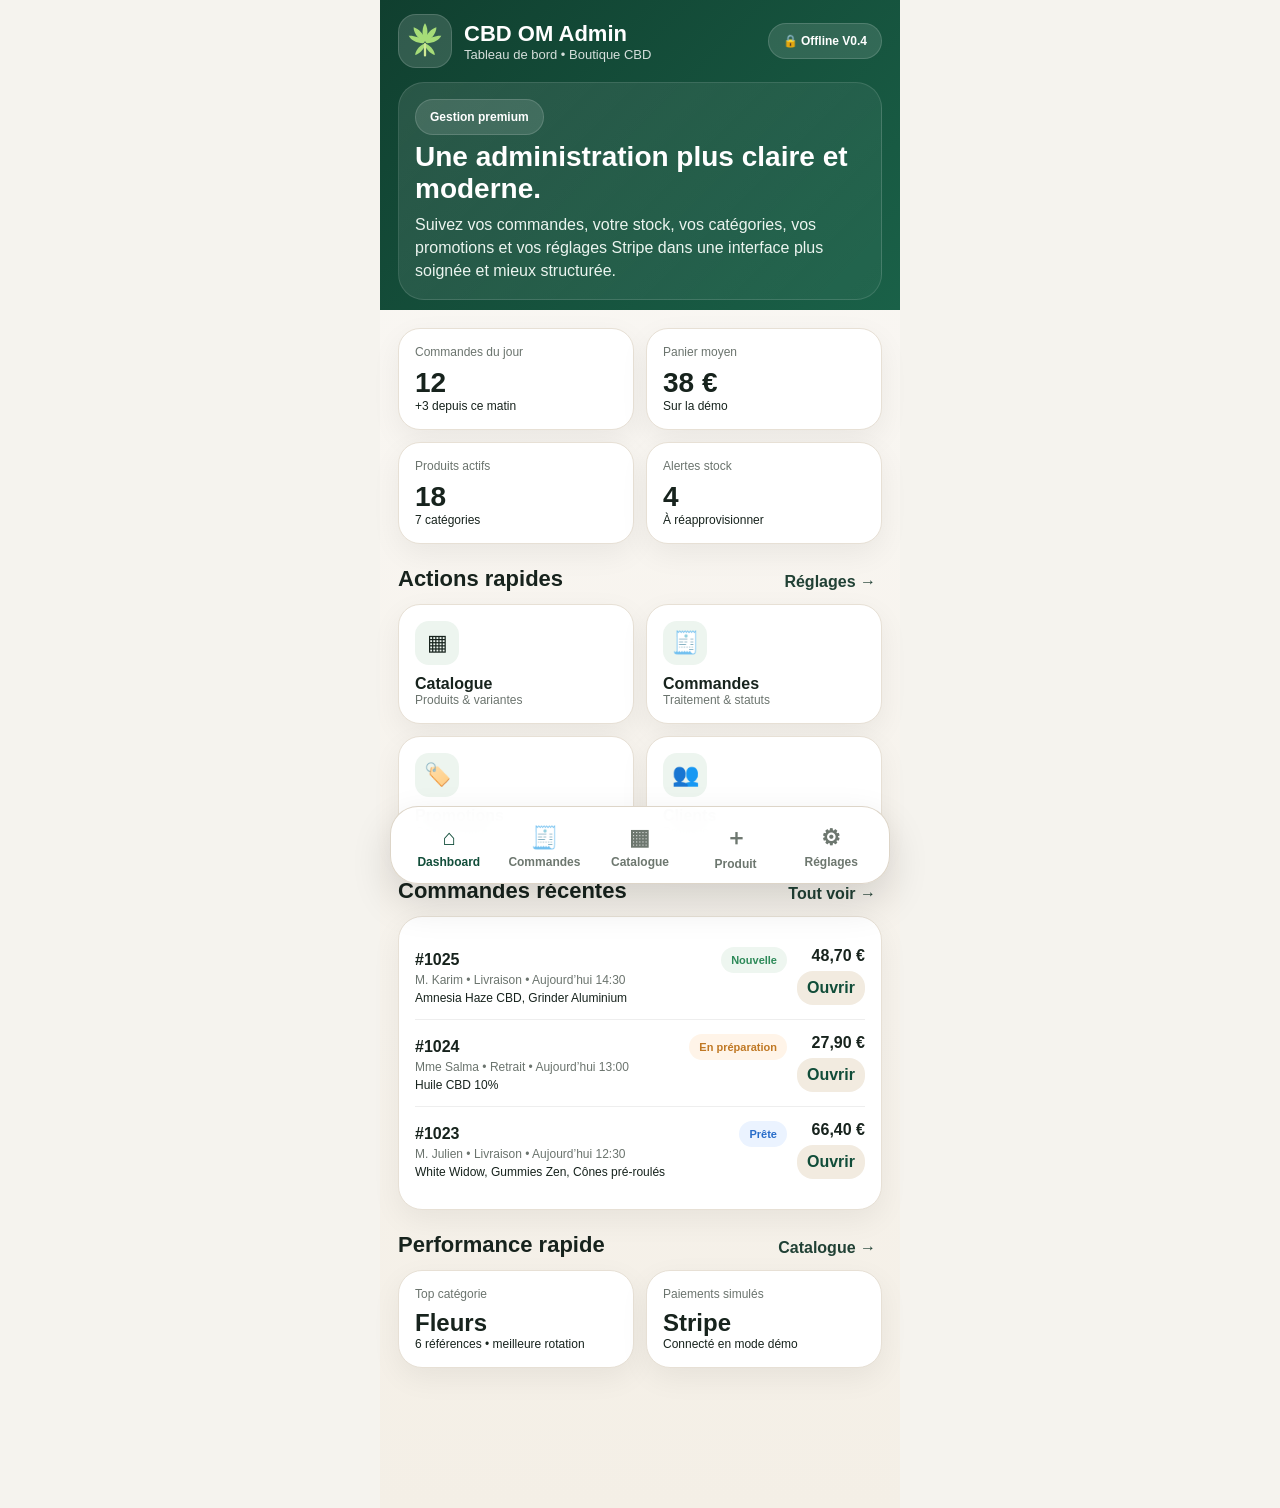
<file: admin/src/main/assets/index.html>
<!doctype html><html lang="fr"><head><meta charset="utf-8"><meta name="viewport" content="width=device-width,initial-scale=1,viewport-fit=cover,user-scalable=no"><title>CBD OM Admin V0.4</title><link rel="stylesheet" href="styles.css"></head><body>
<div class="app"><header class="top"><div class="brand"><div class="brandL"><div class="logo"><svg viewBox="0 0 100 100"><g fill="#a6dc78"><path d="M50 50 C40 33 43 13 50 3 C57 13 60 33 50 50Z"/><path d="M47 52 C29 43 20 27 20 14 C33 18 47 31 51 49Z"/><path d="M53 52 C71 43 80 27 80 14 C67 18 53 31 49 49Z"/><path d="M45 56 C27 55 13 47 7 36 C21 35 39 41 50 52Z"/><path d="M55 56 C73 55 87 47 93 36 C79 35 61 41 50 52Z"/><path d="M46 58 C33 65 25 76 24 87 C36 83 46 73 51 59Z"/><path d="M54 58 C67 65 75 76 76 87 C64 83 54 73 49 59Z"/><rect x="47" y="55" width="6" height="36" rx="3" fill="#d1e995"/></g></svg></div><div><h1>CBD OM Admin</h1><div class="sub">Tableau de bord • Boutique CBD</div></div></div><div class="chip">🔒 Offline V0.4</div></div><div class="hero"><div class="chip">Gestion premium</div><h2>Une administration plus claire et moderne.</h2><p>Suivez vos commandes, votre stock, vos catégories, vos promotions et vos réglages Stripe dans une interface plus soignée et mieux structurée.</p></div></header><main class="content">
<section id="dash" class="view active"><div class="grid4"><div class="stat"><div class="tiny muted">Commandes du jour</div><div class="statNum">12</div><div class="tiny">+3 depuis ce matin</div></div><div class="stat"><div class="tiny muted">Panier moyen</div><div class="statNum">38 €</div><div class="tiny">Sur la démo</div></div><div class="stat"><div class="tiny muted">Produits actifs</div><div class="statNum">18</div><div class="tiny">7 catégories</div></div><div class="stat"><div class="tiny muted">Alertes stock</div><div class="statNum">4</div><div class="tiny">À réapprovisionner</div></div></div><div class="sectionHead"><h3>Actions rapides</h3><button class="linkBtn" onclick="showView('settings')">Réglages →</button></div><div class="quickGrid"><div class="quickAction" onclick="showView('catalog')"><div class="qicon">▦</div><b>Catalogue</b><div class="tiny muted">Produits & variantes</div></div><div class="quickAction" onclick="showView('orders')"><div class="qicon">🧾</div><b>Commandes</b><div class="tiny muted">Traitement & statuts</div></div><div class="quickAction" onclick="showView('promos')"><div class="qicon">🏷️</div><b>Promotions</b><div class="tiny muted">Codes & offres</div></div><div class="quickAction" onclick="showView('customers')"><div class="qicon">👥</div><b>Clients</b><div class="tiny muted">Profils locaux</div></div></div><div class="sectionHead"><h3>Commandes récentes</h3><button class="linkBtn" onclick="showView('orders')">Tout voir →</button></div><div class="card" id="recentOrders"></div><div class="sectionHead"><h3>Performance rapide</h3><button class="linkBtn" onclick="showView('catalog')">Catalogue →</button></div><div class="grid2"><div class="card"><div class="tiny muted">Top catégorie</div><div class="statNum" style="font-size:24px">Fleurs</div><div class="tiny">6 références • meilleure rotation</div></div><div class="card"><div class="tiny muted">Paiements simulés</div><div class="statNum" style="font-size:24px">Stripe</div><div class="tiny">Connecté en mode démo</div></div></div></section>
<section id="orders" class="view"><div class="sectionHead"><h3>Gestion des commandes</h3><button class="linkBtn" onclick="showView('dash')">Dashboard →</button></div><div class="tabs" id="orderTabs"></div><div class="card listBlock" id="orderList"></div></section>
<section id="catalog" class="view"><div class="sectionHead"><h3>Catalogue & stock</h3><button class="linkBtn" onclick="showView('newproduct')">Nouveau produit →</button></div><div class="tabs" id="catTabs"></div><div class="card listBlock" id="catalogList"></div></section>
<section id="newproduct" class="view"><div class="sectionHead"><h3>Ajouter / modifier</h3><button class="linkBtn" onclick="showView('catalog')">Catalogue →</button></div><div class="card form"><div class="inline"><div><label>Nom du produit</label><input placeholder="Ex. Lemon Haze CBD"></div><div><label>Catégorie</label><select><option>Fleurs</option><option>Résines</option><option>Huiles</option><option>Infusions</option><option>Gummies</option><option>Cosmétiques</option><option>Accessoires</option></select></div></div><div class="inline"><div><label>Prix (€)</label><input value="14.90"></div><div><label>Stock</label><input value="20"></div></div><label>Description</label><textarea rows="4">Produit premium à ajouter dans la boutique.</textarea><div class="inline"><div><label>Variantes</label><input value="1 g, 3 g, 5 g"></div><div><label>État</label><select><option>Actif</option><option>Brouillon</option><option>Rupture</option></select></div></div><button class="btn dark full" onclick="alert('Démo hors ligne : produit enregistré localement pour la validation visuelle.')">Enregistrer</button></div></section>
<section id="promos" class="view"><div class="sectionHead"><h3>Promotions</h3><button class="linkBtn" onclick="showView('dash')">Dashboard →</button></div><div class="card"><div class="promoLine"><div><b>WELCOME10</b><div class="tiny muted">-10 % • première commande • actif</div></div><span class="status s-new">Actif</span></div><div class="promoLine"><div><b>ACCESSOIRES15</b><div class="tiny muted">-15 % sur accessoires • démo</div></div><span class="status s-prep">Planifié</span></div><div class="promoLine"><div><b>FLEURS5</b><div class="tiny muted">-5 % catégorie Fleurs • brouillon</div></div><span class="status s-done">Brouillon</span></div></div><div class="card mt form"><h3 style="margin-top:0">Créer une promotion</h3><label>Code</label><input value="NOUVEAU10"><div class="inline"><div><label>Réduction (%)</label><input value="10"></div><div><label>Catégorie</label><select><option>Toute la boutique</option><option>Fleurs</option><option>Accessoires</option><option>Huiles</option></select></div></div><button class="btn dark full" onclick="alert('Promotion ajoutée localement dans la démo.')">Créer</button></div></section><section id="customers" class="view"><div class="sectionHead"><h3>Clients</h3><button class="linkBtn" onclick="showView('dash')">Dashboard →</button></div><div class="card"><div class="customerLine"><b>Marie D.</b><div class="tiny muted">3 commandes • 118,40 € • Marseille 8e</div></div><div class="customerLine"><b>Thomas L.</b><div class="tiny muted">2 commandes • 72,20 € • Retrait boutique</div></div><div class="customerLine"><b>Sophie M.</b><div class="tiny muted">1 commande • 29,90 € • Livraison locale</div></div><div class="customerLine"><b>Lucas R.</b><div class="tiny muted">4 commandes • 164,80 € • Favori : Accessoires</div></div></div><div class="card mt"><h3 style="margin-top:0">Segmentation locale</h3><div class="grid2"><div class="stat"><div class="tiny muted">Nouveaux</div><div class="statNum" style="font-size:22px">8</div></div><div class="stat"><div class="tiny muted">Récurrents</div><div class="statNum" style="font-size:22px">21</div></div></div></div></section><section id="settings" class="view"><div class="sectionHead"><h3>Réglages</h3><button class="linkBtn" onclick="showView('dash')">Dashboard →</button></div><div class="banner"><b>Important</b><br><span class="tiny muted">Cette V0.4 reste totalement hors ligne. Stripe, livraison et contrôles d’âge sont simulés pour valider UX et structure.</span></div><div class="card mt"><h3 style="margin-top:0">Paiements</h3><div class="settingLine"><div><b>Stripe</b><div class="tiny muted">Compte de démonstration connecté</div></div><button class="btn light" onclick="toggleStripeState()" id="stripeBtn">Déconnecter</button></div><div class="settingLine"><div><b>Paiement sur place</b><div class="tiny muted">Actif pour retrait boutique</div></div><div class="toggle on"></div></div></div><div class="card mt"><h3 style="margin-top:0">Commande & livraison</h3><div class="settingLine"><div><b>Click & Collect</b><div class="tiny muted">Créneaux 11h–19h</div></div><div class="toggle on"></div></div><div class="settingLine"><div><b>Livraison locale</b><div class="tiny muted">Marseille 13008 et alentours</div></div><div class="toggle on"></div></div><div class="settingLine"><div><b>Minimum livraison</b><div class="tiny muted">20 €</div></div><button class="btn light" onclick="alert('Démo : modification locale du minimum de livraison.')">Modifier</button></div></div><div class="card mt"><h3 style="margin-top:0">Conformité</h3><div class="settingLine"><div><b>Contrôle 18+</b><div class="tiny muted">Écran de confirmation avant accès</div></div><div class="toggle on"></div></div><div class="settingLine"><div><b>Confidentialité</b><div class="tiny muted">Notice affichée au lancement</div></div><div class="toggle on"></div></div></div></section>
</main><nav class="bottomNav"><button class="navBtn active" data-v="dash" onclick="showView('dash')"><b>⌂</b>Dashboard</button><button class="navBtn" data-v="orders" onclick="showView('orders')"><b>🧾</b>Commandes</button><button class="navBtn" data-v="catalog" onclick="showView('catalog')"><b>▦</b>Catalogue</button><button class="navBtn" data-v="newproduct" onclick="showView('newproduct')"><b>＋</b>Produit</button><button class="navBtn" data-v="settings" onclick="showView('settings')"><b>⚙</b>Réglages</button></nav></div>
<script src="app.js"></script></body></html>
</file>
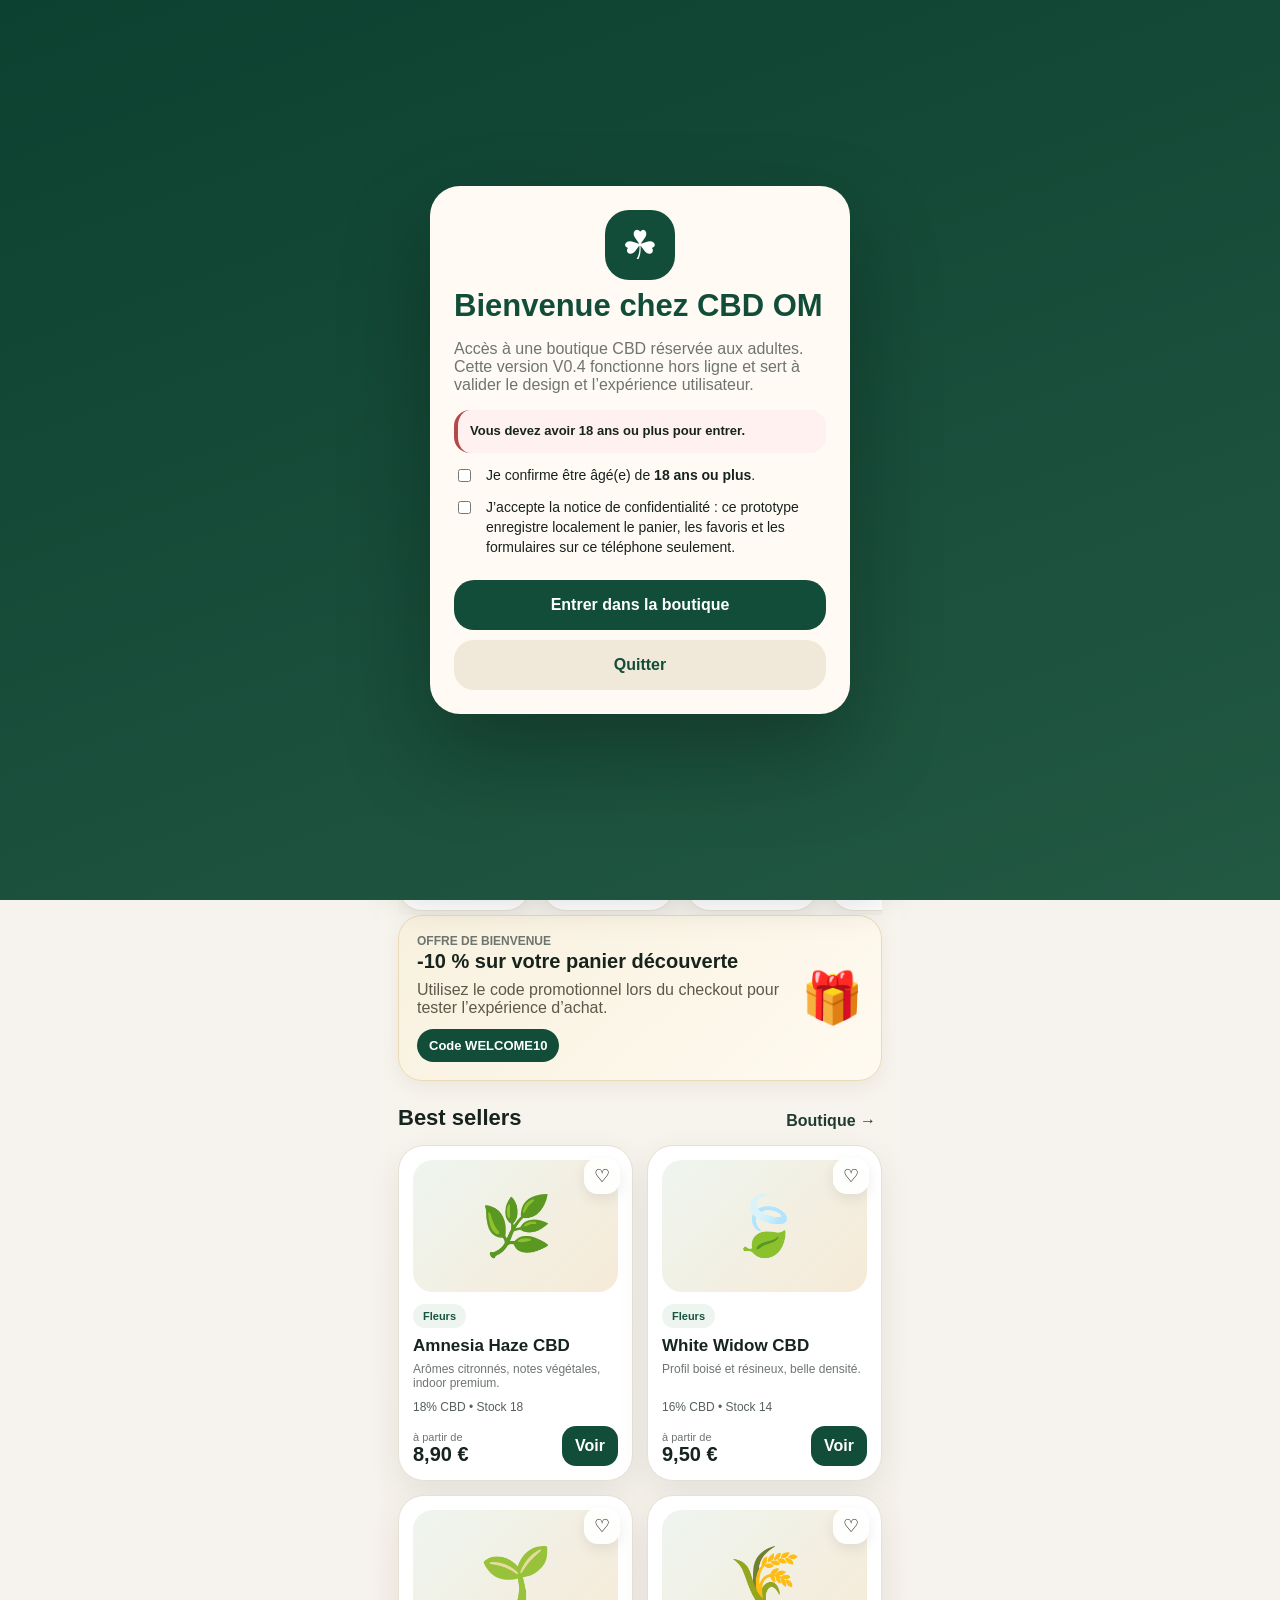
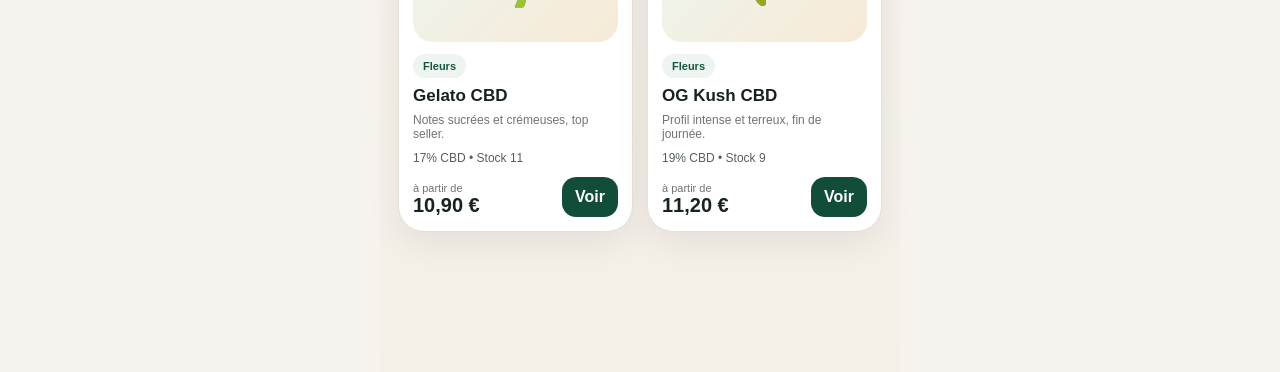
<file: client/src/main/assets/index.html>
<!doctype html><html lang="fr"><head><meta charset="utf-8"><meta name="viewport" content="width=device-width,initial-scale=1,viewport-fit=cover,user-scalable=no"><title>CBD OM Client V0.4</title><link rel="stylesheet" href="styles.css"></head><body>
<div class="gate" id="ageGate"><div class="gateBox"><div style="text-align:center"><span style="display:inline-flex;width:70px;height:70px;border-radius:24px;background:#114d39;align-items:center;justify-content:center;color:#fff;font-size:40px">☘</span></div><h2>Bienvenue chez CBD OM</h2><p class="muted">Accès à une boutique CBD réservée aux adultes. Cette version V0.4 fonctionne hors ligne et sert à valider le design et l’expérience utilisateur.</p><div class="notice warn"><b>Vous devez avoir 18 ans ou plus pour entrer.</b></div><label class="check"><input id="chkAge" type="checkbox"> <span>Je confirme être âgé(e) de <b>18 ans ou plus</b>.</span></label><label class="check"><input id="chkPrivacy" type="checkbox"> <span>J’accepte la notice de confidentialité : ce prototype enregistre localement le panier, les favoris et les formulaires sur ce téléphone seulement.</span></label><button class="btn dark" style="width:100%;margin-top:10px" onclick="enterApp()">Entrer dans la boutique</button><button class="btn secondary" style="width:100%;margin-top:10px" onclick="denyApp()">Quitter</button></div></div>
<div class="app">
<div class="topTicker">✨ V0.4 Boutique Premium • Code <b>WELCOME10</b> • -10 % en démonstration</div>
<header class="header"><div class="brand"><div class="logo" aria-label="Logo CBD OM"><svg viewBox="0 0 100 100" role="img"><g fill="#8fd16e"><path d="M50 50 C40 33 43 13 50 3 C57 13 60 33 50 50Z"/><path d="M47 52 C29 43 20 27 20 14 C33 18 47 31 51 49Z"/><path d="M53 52 C71 43 80 27 80 14 C67 18 53 31 49 49Z"/><path d="M45 56 C27 55 13 47 7 36 C21 35 39 41 50 52Z"/><path d="M55 56 C73 55 87 47 93 36 C79 35 61 41 50 52Z"/><path d="M46 58 C33 65 25 76 24 87 C36 83 46 73 51 59Z"/><path d="M54 58 C67 65 75 76 76 87 C64 83 54 73 49 59Z"/><rect x="47" y="55" width="6" height="36" rx="3" fill="#b8dc7c"/></g></svg></div><div><h1>CBD OM</h1><div class="sub">CBD & Bien-être • Marseille</div></div></div><div class="actions"><button class="iconBtn" onclick="showView('favorites')">♡</button><button class="iconBtn" onclick="showView('cart')">🛒<span class="notif" id="cartBadge">0</span></button></div></header>
<div class="searchWrap" style="margin-top:4px"><div class="searchBox"><span style="font-size:18px">🔎</span><input id="homeSearch" placeholder="Rechercher dans CBD OM..." onkeydown="if(event.key==='Enter'){searchInput.value=this.value;showView('shop');renderShop()}"><button class="chip" onclick="searchInput.value=homeSearch.value;showView('shop');renderShop()">Chercher</button></div></div>
<main>
<section id="home" class="view active"><div class="hero"><div class="pill">🌱 Sélection bien-être • 18+</div><h2>Votre boutique CBD, version premium.</h2><p>Découvrez une vraie sélection de fleurs, résines, huiles, infusions, cosmétiques, gummies et accessoires avec retrait ou livraison locale.</p><div class="heroBtns"><button class="btn primary" onclick="showView('shop')">Découvrir</button><button class="btn secondary" onclick="focusCategory('Accessoires')">Accessoires</button></div></div><div class="services"><div class="servicesGrid"><div class="smallCard"><div>✔️</div><div class="caption">Qualité contrôlée</div></div><div class="smallCard"><div>🏪</div><div class="caption">Click & Collect</div></div><div class="smallCard"><div>🚚</div><div class="caption">Livraison locale</div></div></div></div><section class="explore"><div class="sectionHead"><h3>Explorer</h3><button onclick="showView('shop')">Tout voir →</button></div><div id="catRow" class="scrollRow"></div></section><section class="section"><div class="promo"><div class="promoLine"><div><div class="muted" style="font-weight:800;font-size:12px">OFFRE DE BIENVENUE</div><h4>-10 % sur votre panier découverte</h4><p>Utilisez le code promotionnel lors du checkout pour tester l’expérience d’achat.</p><div class="promoCode">Code WELCOME10</div></div><div style="font-size:50px">🎁</div></div></div></section><section class="section"><div class="sectionHead"><h3>Best sellers</h3><button onclick="showView('shop')">Boutique →</button></div><div id="bestGrid" class="grid" style="padding:0"></div></section><section class="section" id="recentSection" style="display:none"><div class="sectionHead"><h3>Vu récemment</h3><button onclick="showView('shop')">Explorer →</button></div><div id="recentViewed" class="recentWrap"></div></section></section>
<section id="shop" class="view"><div class="searchWrap"><div class="searchBox"><span style="font-size:18px">🔍</span><input id="searchInput" placeholder="Rechercher une fleur, une huile, un accessoire..." oninput="renderShop()"><button class="chip" onclick="sortMode=(sortMode==='asc'?'desc':'asc');renderShop()">Tri €</button></div></div><div id="chipRow" class="chips"></div><div id="shopGrid" class="grid"></div></section>
<section id="favorites" class="view"><div class="section"><div class="sectionHead"><h3>Favoris</h3><button onclick="showView('shop')">Boutique →</button></div><div class="panel" id="favList"></div></div></section>
<section id="cart" class="view"><div class="section"><div class="sectionHead"><h3>Panier</h3><button onclick="showView('shop')">Continuer mes achats</button></div><div class="panel" id="cartList"></div><div class="panel" style="margin-top:14px"><div style="font-weight:800;margin-bottom:8px">Livraison offerte dès 60 €</div><div class="progress"><span id="deliveryProgress" style="width:0%"></span></div><div id="deliveryHint" class="muted" style="font-size:12px;margin-top:7px"></div></div><div class="panel" style="margin-top:14px"><div class="totalRow"><span>Sous-total</span><b id="subTotal">0,00 €</b></div><div class="totalRow"><span>Livraison / Retrait</span><b id="feeTotal">0,00 €</b></div><div class="totalRow"><span>Réduction code promo</span><b id="promoTotal">0,00 €</b></div><hr style="border:none;border-top:1px solid #eee;margin:12px 0"><div class="totalRow grand"><span>Total</span><span id="grandTotal">0,00 €</span></div></div><button class="btn dark" style="width:calc(100% - 36px);margin:16px 18px 0" onclick="showView('checkout')">Passer la commande</button></div></section>
<section id="checkout" class="view"><div class="section"><div class="sectionHead"><h3>Finaliser la commande</h3><button onclick="showView('cart')">Panier →</button></div><div class="notice">Version hors ligne : aucun paiement réel ni aucune transmission de données n’a lieu dans cette V0.4.</div><div class="panel form" style="margin-top:14px"><label>Prénom</label><input id="firstName" placeholder="Votre prénom"><label>Nom</label><input id="lastName" placeholder="Votre nom"><div class="inline"><div><label>Téléphone</label><input id="phone" placeholder="06 ..."></div><div><label>E-mail</label><input id="email" placeholder="nom@email.fr"></div></div><label>Mode de réception</label><select id="fulfillment" onchange="updateTotals();toggleFulfillment()"><option value="pickup">Retrait en boutique</option><option value="delivery">Livraison locale</option></select><div id="pickupBlock"><label>Créneau de retrait</label><select id="slot"><option>11h00–12h00</option><option>14h00–15h00</option><option>16h00–17h00</option><option>18h00–19h00</option></select></div><div id="deliveryBlock" style="display:none"><label>Adresse</label><input id="address" placeholder="Numéro et rue"><div class="inline"><div><label>Code postal</label><input id="zip" value="13008"></div><div><label>Ville</label><input id="city" value="Marseille"></div></div><label>Instructions de livraison</label><textarea id="instructions" rows="3" placeholder="Bâtiment, étage, interphone, etc."></textarea></div><label>Code promo</label><div class="inline"><input id="promoCode" placeholder="WELCOME10"><button class="btn secondary" type="button" onclick="applyPromo()">Appliquer</button></div></div><div class="panel form" style="margin-top:14px"><h3 style="margin:0 0 10px">Paiement</h3><label class="check"><input type="radio" checked name="pay" value="stripe" onchange="toggleStripe()"> <span>Payer par carte via <b>Stripe</b> — démo</span></label><label class="check"><input type="radio" name="pay" value="onsite" onchange="toggleStripe()"> <span>Paiement sur place</span></label><div id="stripeBox" class="notice" style="margin-top:8px"><b>Stripe démo</b><br>Carte de test : 4242 4242 4242 4242 • Exp : 12/30 • CVC : 123</div><label class="check"><input id="confirmAge" type="checkbox"> <span>Je confirme avoir <b>18 ans ou plus</b>.</span></label></div><div class="panel" style="margin-top:14px"><div class="totalRow grand"><span>Total à payer</span><span id="checkoutTotal">0,00 €</span></div></div><button class="btn dark" style="width:calc(100% - 36px);margin:16px 18px 0" onclick="placeOrder()">Confirmer</button></div></section>
<section id="profile" class="view"><div class="section"><div class="sectionHead"><h3>Ma boutique</h3><button onclick="showView('shop')">Boutique →</button></div><div class="panel"><div style="height:190px;border-radius:24px;background:linear-gradient(135deg,#dde9dc,#efddc0);position:relative;overflow:hidden"><div style="position:absolute;left:50%;top:42%;transform:translate(-50%,-50%);font-size:48px">📍</div><div style="position:absolute;inset:0;background-image:linear-gradient(30deg,rgba(255,255,255,.45) 8%,transparent 8%),linear-gradient(-24deg,rgba(255,255,255,.35) 6%,transparent 6%);background-size:240px 120px,180px 120px;opacity:.65"></div></div><h3>CBD OM Marseille</h3><p class="muted">Secteur Vélodrome • Marseille 13008</p><p>🕙 Lundi–Samedi : 10h00–19h00<br>📦 Retrait boutique & livraison locale<br>💬 Assistance client : 04 XX XX XX XX</p></div><div class="panel" style="margin-top:14px"><h3>Mes commandes</h3><div id="orderHistory"></div></div><div class="panel" style="margin-top:14px"><h3>Confidentialité & accès</h3><p class="muted">Cette application V0.4 fonctionne hors ligne. Les informations restent sur l’appareil pour validation UX.</p><button class="btn secondary" style="width:100%" onclick="resetGate()">Revoir l’écran +18 / confidentialité</button></div></div></section>
<section id="success" class="view"><div class="section"><div class="panel orderDone"><div class="big">✅</div><h3>Commande enregistrée</h3><p id="successText"></p><p class="muted">Ceci est une démonstration locale : la commande n’est pas envoyée à la boutique et le paiement n’est pas débité.</p><button class="btn dark" style="width:100%" onclick="afterOrder()">Retour à l’accueil</button></div></div></section>
<div class="bottomSpacer"></div>
</main>
<nav class="bottomNav"><button class="navBtn active" data-v="home" onclick="showView('home')"><b>⌂</b>Accueil</button><button class="navBtn" data-v="shop" onclick="showView('shop')"><b>▦</b>Boutique</button><button class="navBtn" data-v="favorites" onclick="showView('favorites')"><b>♡</b>Favoris</button><button class="navBtn" data-v="cart" onclick="showView('cart')"><b>🛒</b>Panier</button><button class="navBtn" data-v="profile" onclick="showView('profile')"><b>◎</b>Profil</button></nav>
</div>
<div class="modal" id="productModal"><div class="sheet"><div style="display:flex;justify-content:space-between;align-items:center;margin-bottom:12px"><h3 style="margin:0">Fiche produit</h3><button class="topClose" onclick="closeModal()">✕</button></div><div id="modalContent"></div></div></div>
<script src="app.js"></script></body></html>
</file>
<file: admin/src/main/assets/styles.css>
:root{--bg:#f5f3ee;--card:#fff;--ink:#17231d;--muted:#6b746e;--line:#e7e0d5;--green:#114d39;--green2:#1f6a4f;--gold:#c5a664;--ok:#2e8a59;--warn:#c07823;--danger:#b94a4a;--navH:88px;--shadow:0 10px 30px rgba(0,0,0,.06)}*{box-sizing:border-box}html,body{margin:0;background:var(--bg);font-family:Inter,Arial,Helvetica,sans-serif;color:var(--ink)}button,input,select,textarea{font:inherit}.app{max-width:520px;margin:0 auto;min-height:100vh;background:linear-gradient(180deg,#faf8f5,#f4efe6);padding-bottom:calc(var(--navH) + 34px + env(safe-area-inset-bottom,0px))}.top{padding:14px 18px 10px;background:linear-gradient(135deg,#103f2f,#1a6148);color:#fff;position:sticky;top:0;z-index:20}.brand{display:flex;align-items:center;justify-content:space-between;gap:12px}.brandL{display:flex;gap:12px;align-items:center}.logo{width:54px;height:54px;border-radius:18px;background:rgba(255,255,255,.14);display:flex;align-items:center;justify-content:center;border:1px solid rgba(255,255,255,.15);overflow:hidden}.logo svg{width:38px;height:38px}.brand h1{margin:0;font-size:22px}.sub{font-size:13px;opacity:.82}.chip{display:inline-flex;align-items:center;gap:8px;padding:10px 14px;border-radius:999px;background:rgba(255,255,255,.12);border:1px solid rgba(255,255,255,.15);font-size:12px;font-weight:800}.hero{margin:14px 0 0;background:linear-gradient(135deg,rgba(255,255,255,.10),rgba(255,255,255,.04));border:1px solid rgba(255,255,255,.12);border-radius:26px;padding:16px}.hero h2{margin:6px 0 8px;font-size:28px}.hero p{margin:0;color:#ebf4ef;line-height:1.45}.content{padding:18px}.sectionHead{display:flex;justify-content:space-between;align-items:end;margin:22px 0 12px}.sectionHead h3{margin:0;font-size:22px}.linkBtn{border:none;background:none;font-weight:800;color:#214135}.grid2{display:grid;grid-template-columns:1fr 1fr;gap:12px}.grid4{display:grid;grid-template-columns:1fr 1fr;gap:12px}.card{background:#fff;border:1px solid var(--line);border-radius:24px;padding:16px;box-shadow:var(--shadow)}.stat{padding:16px;border-radius:22px;background:#fff;border:1px solid var(--line);box-shadow:var(--shadow)}.statNum{font-size:28px;font-weight:900;margin-top:8px}.muted{color:var(--muted)}.tiny{font-size:12px}.status{display:inline-flex;padding:7px 10px;border-radius:999px;font-size:11px;font-weight:900}.s-new{background:#eef6f0;color:var(--ok)}.s-prep{background:#fff4e8;color:var(--warn)}.s-ready{background:#ebf3ff;color:#296dc9}.s-done{background:#ececec;color:#555}.order{display:grid;grid-template-columns:1fr auto;gap:10px;padding:14px 0;border-bottom:1px solid #eee}.order:last-child{border-bottom:0}.btn{border:none;border-radius:16px;padding:12px 14px;font-weight:800}.btn.dark{background:#114d39;color:#fff}.btn.light{background:#f2ebe0;color:#114d39}.btn.full{width:100%}.tableRow{display:grid;grid-template-columns:64px 1fr auto;gap:12px;align-items:center;padding:13px 0;border-bottom:1px solid #eee}.thumb{height:58px;border-radius:18px;background:linear-gradient(135deg,#edf5ef,#f5e9d5);display:flex;align-items:center;justify-content:center;font-size:34px}.pill{display:inline-flex;padding:7px 10px;border-radius:999px;background:#eef5ef;color:#175540;font-size:11px;font-weight:800}.low{background:#fff1ef;color:#a13d3d}.form label{display:block;font-size:12px;font-weight:800;margin:10px 0 6px}.form input,.form select,.form textarea{width:100%;padding:13px;border:1px solid #ddd5ca;border-radius:14px;background:#fff}.inline{display:flex;gap:10px}.inline>*{flex:1}.tabs{display:flex;gap:10px;overflow:auto;scrollbar-width:none}.tabs::-webkit-scrollbar{display:none}.tab{border:none;border-radius:999px;padding:10px 14px;background:#fff;border:1px solid var(--line);font-weight:800;white-space:nowrap}.tab.active{background:#114d39;color:#fff;border-color:#114d39}.view{display:none}.view.active{display:block}.bottomNav{position:fixed;left:50%;transform:translateX(-50%);bottom:16px;width:min(500px,calc(100% - 28px));background:rgba(255,255,255,.97);backdrop-filter:blur(14px);border:1px solid rgba(215,206,191,.85);box-shadow:0 18px 40px rgba(0,0,0,.14);border-radius:28px;padding:10px 10px 12px;display:grid;grid-template-columns:repeat(5,1fr);z-index:80}.navBtn{border:none;background:none;color:#6d776f;font-size:12px;font-weight:700;padding:6px 4px 0}.navBtn b{display:block;font-size:22px;margin-bottom:4px}.navBtn.active{color:#114d39}.notice{background:#eef6f0;border-left:4px solid var(--ok);padding:12px;border-radius:14px;font-size:13px;line-height:1.45}.listBlock{margin-top:14px}.settingLine{display:flex;justify-content:space-between;gap:10px;align-items:center;padding:14px 0;border-bottom:1px solid #eee}.toggle{width:52px;height:30px;border-radius:999px;background:#c8d4cd;position:relative}.toggle.on{background:#114d39}.toggle:after{content:'';position:absolute;top:4px;left:4px;width:22px;height:22px;border-radius:50%;background:#fff;transition:.2s}.toggle.on:after{left:26px}.banner{padding:13px 14px;border-radius:18px;background:linear-gradient(135deg,#fbf4e5,#fff);border:1px solid #e8d7b3}.mt{margin-top:14px}.quickGrid{display:grid;grid-template-columns:repeat(2,1fr);gap:12px}.quickAction{background:#fff;border:1px solid var(--line);border-radius:22px;padding:16px;box-shadow:var(--shadow)}.quickAction .qicon{width:44px;height:44px;border-radius:14px;background:#edf5ef;display:flex;align-items:center;justify-content:center;font-size:22px;margin-bottom:10px}.customerLine,.promoLine{padding:13px 0;border-bottom:1px solid #eee}.customerLine:last-child,.promoLine:last-child{border-bottom:0}@media(max-width:420px){.grid2,.grid4{grid-template-columns:1fr 1fr}.hero h2{font-size:24px}}
</file>
<file: client/src/main/assets/styles.css>
:root{--bg:#f6f3ee;--panel:#fffdf9;--card:#fff;--ink:#17231d;--muted:#6e756f;--line:#e7e0d4;--green:#114d39;--green2:#1b6b4f;--sage:#eef6f0;--gold:#c9aa68;--danger:#b54848;--ok:#2b8b58;--radius:24px;--shadow:0 12px 35px rgba(0,0,0,.07);--navH:88px}*{box-sizing:border-box;-webkit-tap-highlight-color:transparent}html,body{margin:0;background:var(--bg);font-family:Inter,Arial,Helvetica,sans-serif;color:var(--ink)}button,input,select,textarea{font:inherit}body{padding:0;overflow-x:hidden}.app{max-width:520px;margin:0 auto;min-height:100vh;background:linear-gradient(180deg,#faf8f4 0%,#f4f0e8 100%);padding-bottom:calc(var(--navH) + 34px + env(safe-area-inset-bottom,0px))}.topTicker{background:#0f4b37;color:#fff;padding:9px 16px 8px;text-align:center;font-size:13px;font-weight:700;position:sticky;top:0;z-index:50}.topTicker b{color:#fff4c6}.header{padding:16px 18px 8px;display:flex;align-items:center;justify-content:space-between}.brand{display:flex;align-items:center;gap:14px}.logo{width:56px;height:56px;border-radius:18px;background:linear-gradient(135deg,#0f4b37,#286e54);display:flex;align-items:center;justify-content:center;color:#fff;box-shadow:var(--shadow);overflow:hidden}.logo svg{width:40px;height:40px;filter:drop-shadow(0 2px 2px rgba(0,0,0,.16))}.brand h1{margin:0;font-size:23px}.sub{color:var(--muted);font-size:13px}.actions{display:flex;gap:10px}.iconBtn{width:48px;height:48px;border:none;border-radius:18px;background:#fff;box-shadow:var(--shadow);font-size:20px;position:relative}.notif{position:absolute;top:8px;right:8px;background:var(--danger);color:#fff;border-radius:999px;padding:2px 6px;font-size:10px;font-weight:700}.hero{margin:8px 18px 18px;padding:22px;border-radius:32px;background:radial-gradient(circle at 85% 85%,rgba(201,170,104,.55),transparent 25%),linear-gradient(135deg,#0f4b37 0%,#1d6f52 50%,#679772 100%);color:#fff;box-shadow:0 20px 45px rgba(12,61,45,.28);position:relative;overflow:hidden}.hero:after{content:'🌿';position:absolute;right:18px;bottom:-8px;font-size:128px;opacity:.12}.pill{display:inline-flex;align-items:center;gap:8px;padding:10px 14px;border:1px solid rgba(255,255,255,.22);background:rgba(255,255,255,.08);backdrop-filter:blur(10px);border-radius:999px;font-weight:700;font-size:14px}.hero h2{font-size:36px;line-height:1.05;margin:22px 0 14px;max-width:300px}.hero p{font-size:16px;line-height:1.45;max-width:355px;margin:0 0 20px;color:#eef8f2}.heroBtns{display:flex;gap:12px;flex-wrap:wrap}.btn{border:none;border-radius:20px;padding:16px 22px;font-weight:800}.btn.primary{background:#fff;color:#114d39}.btn.secondary{background:#f0e8d8;color:#114d39}.btn.dark{background:#114d39;color:#fff}.services,.explore,.section{padding:0 18px}.servicesGrid{display:grid;grid-template-columns:repeat(3,1fr);gap:12px}.smallCard{background:#fff;border:1px solid var(--line);border-radius:20px;padding:18px 10px;text-align:center;box-shadow:0 4px 14px rgba(0,0,0,.03)}.smallCard div:first-child{font-size:28px;margin-bottom:8px}.smallCard .caption{font-size:13px;color:#465049;font-weight:700}.sectionHead{display:flex;align-items:end;justify-content:space-between;margin:24px 0 14px}.sectionHead h3{margin:0;font-size:22px}.sectionHead button{background:none;border:none;font-weight:800;color:#223b30}.scrollRow{display:flex;gap:12px;overflow:auto;padding-bottom:4px;scrollbar-width:none}.scrollRow::-webkit-scrollbar{display:none}.catCard{min-width:132px;background:#fff;border:1px solid var(--line);border-radius:24px;padding:18px 14px;box-shadow:0 8px 18px rgba(0,0,0,.035)}.catIcon{height:74px;border-radius:18px;background:linear-gradient(135deg,#f0f5ef,#f4e9d5);display:flex;align-items:center;justify-content:center;font-size:42px}.catName{font-weight:800;font-size:16px;margin-top:12px}.catMeta{font-size:12px;color:var(--muted);margin-top:4px}.promo{background:linear-gradient(135deg,#f8f1df,#fffaf0);border:1px solid #eadbb5;border-radius:24px;padding:18px;box-shadow:0 6px 18px rgba(110,92,40,.08)}.promoLine{display:flex;justify-content:space-between;gap:14px;align-items:center}.promo h4{margin:2px 0 8px;font-size:20px}.promo p{margin:0;color:#5e584b}.promoCode{display:inline-flex;background:#114d39;color:#fff;border-radius:999px;padding:9px 12px;font-weight:800;font-size:13px;margin-top:12px}.searchWrap{margin:18px}.searchBox{background:#fff;border:1px solid var(--line);border-radius:20px;padding:14px 16px;display:flex;gap:10px;align-items:center;box-shadow:0 5px 15px rgba(0,0,0,.03)}.searchBox input{border:none;outline:none;flex:1;background:transparent;font-size:15px}.chips{display:flex;gap:10px;overflow:auto;padding:2px 18px 0 18px;scrollbar-width:none}.chips::-webkit-scrollbar{display:none}.chip{border:none;border-radius:999px;padding:10px 14px;background:#fff;color:#405046;border:1px solid var(--line);font-weight:700;white-space:nowrap}.chip.active{background:#114d39;color:#fff;border-color:#114d39}.grid{display:grid;grid-template-columns:1fr 1fr;gap:14px;padding:18px}.product{background:var(--card);border:1px solid var(--line);border-radius:26px;padding:14px;box-shadow:var(--shadow);position:relative}.thumb{height:132px;border-radius:20px;background:linear-gradient(135deg,#eef5ef,#f6ead7);display:flex;align-items:center;justify-content:center;font-size:58px}.wish{position:absolute;top:12px;right:12px;width:36px;height:36px;border:none;border-radius:14px;background:rgba(255,255,255,.92);font-size:18px;box-shadow:0 5px 14px rgba(0,0,0,.08)}.tag{display:inline-flex;padding:6px 10px;border-radius:999px;background:#eef5f0;color:#165540;font-size:11px;font-weight:800;margin-top:12px}.product h4{margin:8px 0 6px;font-size:17px;line-height:1.2}.desc{font-size:12px;color:var(--muted);min-height:32px}.meta{font-size:12px;color:#56605a;margin-top:6px}.priceRow{display:flex;justify-content:space-between;align-items:end;margin-top:12px}.price{font-weight:900;font-size:20px}.from{font-size:11px;color:var(--muted);display:block}.miniBtn{padding:11px 13px;border:none;border-radius:14px;background:#114d39;color:#fff;font-weight:800}.bottomSpacer{height:18px}.bottomNav{position:fixed;left:50%;transform:translateX(-50%);bottom:16px;width:min(500px,calc(100% - 28px));background:rgba(255,255,255,.97);backdrop-filter:blur(14px);border:1px solid rgba(215,206,191,.85);box-shadow:0 18px 40px rgba(0,0,0,.14);border-radius:28px;padding:10px 10px 12px;display:grid;grid-template-columns:repeat(5,1fr);z-index:80}.navBtn{border:none;background:none;color:#6d776f;font-size:12px;font-weight:700;padding:6px 4px 0}.navBtn b{display:block;font-size:22px;margin-bottom:4px}.navBtn.active{color:#114d39}.view{display:none}.view.active{display:block}.cartLine,.favLine,.orderLine{display:grid;grid-template-columns:56px 1fr auto;gap:12px;align-items:center;padding:12px 0;border-bottom:1px solid #eee}.qty{display:flex;gap:8px;align-items:center}.qty button{width:30px;height:30px;border-radius:10px;border:1px solid #ccc;background:#fff}.panel{background:#fff;border:1px solid var(--line);border-radius:24px;padding:16px;box-shadow:var(--shadow)}.form label{display:block;font-size:12px;font-weight:800;margin:11px 0 6px}.form input,.form select,.form textarea{width:100%;padding:14px;border:1px solid #ddd4c8;border-radius:16px;background:#fff}.notice{background:#eef6f0;border-left:4px solid var(--ok);padding:12px;border-radius:16px;font-size:13px;line-height:1.45}.notice.warn{background:#fff1ef;border-left-color:var(--danger)}.totalRow{display:flex;justify-content:space-between;align-items:center;padding:6px 0}.grand{font-size:24px;font-weight:900}.modal{position:fixed;inset:0;background:rgba(18,24,21,.45);display:none;align-items:end;z-index:120;padding:0}.modal.show{display:flex}.sheet{background:#fff;width:100%;max-width:520px;margin:0 auto;border-radius:30px 30px 0 0;padding:18px 18px 30px;max-height:92vh;overflow:auto}.sheetHero{height:190px;border-radius:24px;background:linear-gradient(135deg,#edf4ee,#f4e8d4);display:flex;align-items:center;justify-content:center;font-size:88px}.optionChips{display:flex;gap:8px;flex-wrap:wrap;margin-top:12px}.optionChips button{border:1px solid #ddd;background:#fff;border-radius:999px;padding:9px 12px;font-weight:800}.optionChips button.sel{background:#114d39;color:#fff;border-color:#114d39}.topClose{width:42px;height:42px;border:none;border-radius:14px;background:#f4f1eb;font-size:20px}.inline{display:flex;gap:10px}.inline>*{flex:1}.gate{position:fixed;inset:0;background:linear-gradient(160deg,#0c4030,#225943);display:flex;align-items:center;justify-content:center;padding:18px;z-index:150}.gateBox{background:#fffaf3;border-radius:30px;padding:24px;max-width:420px;width:100%;box-shadow:0 40px 90px rgba(0,0,0,.28)}.gateBox h2{font-size:31px;margin:8px 0 8px;color:#114d39}.check{display:flex;gap:12px;align-items:flex-start;margin:13px 0;font-size:14px;line-height:1.4}.muted{color:var(--muted)}.orderDone{text-align:center;padding:24px}.orderDone .big{font-size:68px}.progress{height:9px;border-radius:999px;background:#ece7de;overflow:hidden}.progress>span{display:block;height:100%;background:linear-gradient(90deg,#1f6a4f,#c9aa68);border-radius:999px}.historyItem{padding:12px 0;border-bottom:1px solid #eee}.historyItem:last-child{border-bottom:0}.recentWrap{display:flex;gap:12px;overflow:auto;scrollbar-width:none}.recentWrap::-webkit-scrollbar{display:none}.recentCard{min-width:170px;background:#fff;border:1px solid var(--line);border-radius:22px;padding:12px;box-shadow:var(--shadow)}@media(max-width:420px){.hero h2{font-size:30px}.grid{grid-template-columns:1fr 1fr;gap:12px}.product h4{font-size:15px}.servicesGrid{grid-template-columns:1fr 1fr 1fr}.catCard{min-width:120px}.smallCard{padding:14px 8px}.hero{padding:20px}.btn{padding:14px 18px;border-radius:18px}}
</file>
